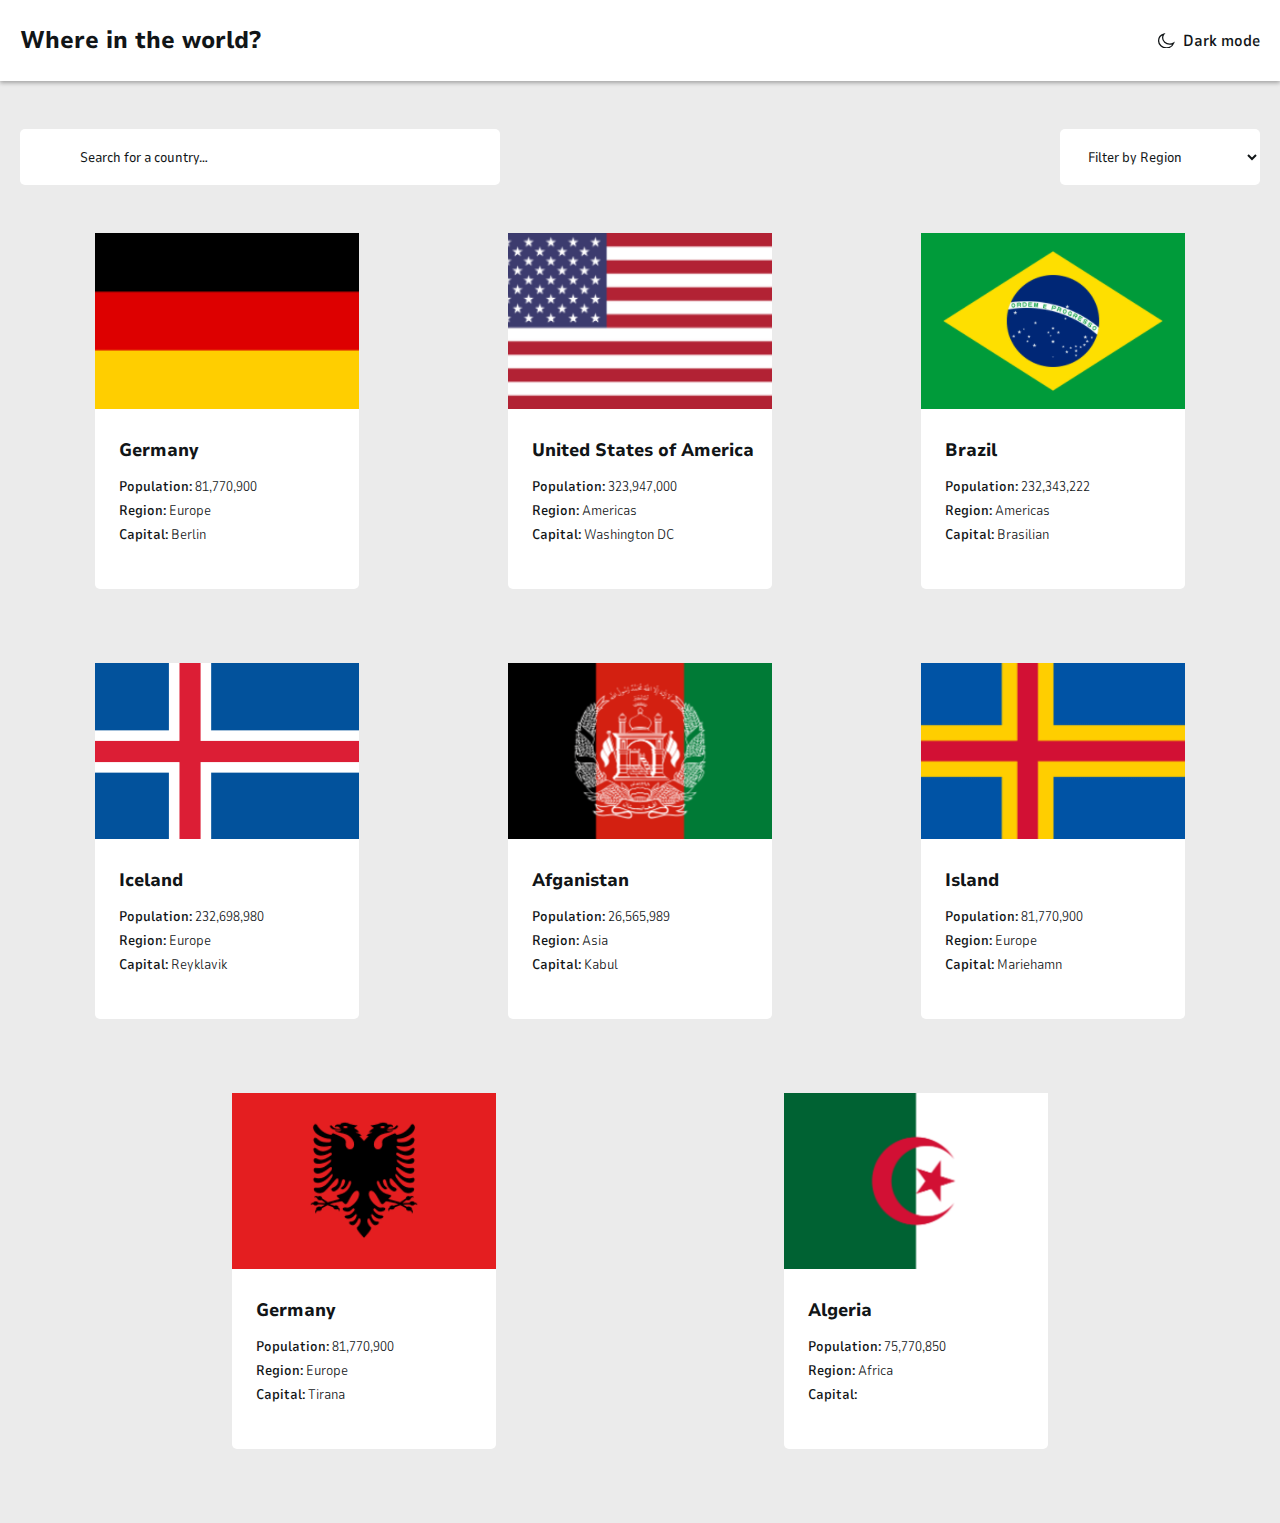
<file: index.html>
<!DOCTYPE html>
<html lang="en">
<head>
   <meta charset="UTF-8">
   <meta name="viewport" content="width=device-width, initial-scale=1.0">
   <title>Countries</title>
   <!-- STYLES -->
   <link rel="icon" href="./img/logo-dark.svg">
   <link rel="stylesheet" href="css/normalize.css">
   <link rel="stylesheet" href="css/style.css">
   <link rel="stylesheet" href="css/media.css">
</head>

<body>

   <!-- Header-Start -->
   <header class="header">
      <div class="container">
         <div class="header__content">
            <a href="index.html" class="header__content-logo">
               Where in the world?
            </a>
            <div class="header__content-mode">
               <button class="header__content-btn" type="button">
                  <span class="header__btn-span">
                     <svg width="16.843567" height="15.539566" viewBox="0 0 16.8436 15.5396" fill="none" xmlns="http://www.w3.org/2000/svg" xmlns:xlink="http://www.w3.org/1999/xlink">
                        <desc>
                              Created with Pixso.
                        </desc>
                        <defs/>
                        <path id="Path" d="M11.67 11.22C7.79 11.22 4.64 8.34 4.64 4.78C4.64 3.43 5.09 2.19 5.85 1.16C2.81 2.1 0.62 4.74 0.62 7.85C0.62 11.75 4.07 14.91 8.32 14.91C11.71 14.91 14.59 12.9 15.62 10.11C14.5 10.81 13.14 11.22 11.67 11.22Z" fill="#FFFFFF" fill-opacity="1.000000" fill-rule="evenodd"/>
                        <path id="Path" d="M4.64 4.78C4.64 3.43 5.09 2.19 5.85 1.16C2.81 2.1 0.62 4.74 0.62 7.85C0.62 11.75 4.07 14.91 8.32 14.91C11.71 14.91 14.59 12.9 15.62 10.11C14.5 10.81 13.14 11.22 11.67 11.22C7.79 11.22 4.64 8.34 4.64 4.78Z" stroke="currentColor" stroke-opacity="1.000000" stroke-width="1.250000"/>
                     </svg>
                     <span class="header__span-text">
                        Dark mode
                     </span>
                  </span>
               </button>
            </div>
         </div>
      </div>
   </header>

   <!-- Main-Start -->
   <main class="main container">
      <div class="main__content">
         <form action="" class="main__content-form">
            <img src="./img/search-icon.svg" alt="" class="main__form-search-icon">
            <input type="search" class="main__form-search" placeholder="Search for a country…" name="search">
            <select name="region" id="region" class="main__form-select">
               <option value="filter" selected disabled>Filter by Region</option>
               <option value="africa">Africa</option>
               <option value="america">America</option>
               <option value="asia">Asia</option>
               <option value="euorpe">Europe</option>
               <option value="oceania">Oceania</option>
            </select>

         </form>
         <div class="main__content-cards">
            <div class="main__content-card">
               <a href="about.html" class="main__card-link"><img src="./img/germany-flag.png" alt="flag of german" class="main__card-img" width="264" height="160" srcset="./img/germany-flag.png 1x, ./img/germany-flag@2x.png 2x"></a>
               <h2 class="main__card-title">Germany</h2>
               <p class="main__card-description"><span>Population:</span> 81,770,900</p>
               <p class="main__card-description"><span>Region:</span> Europe</p>
               <p class="main__card-description"><span>Capital:</span> Berlin</p>
            </div>
            <div class="main__content-card">
               <a href="about.html" class="main__card-link"><img src="./img/usa-flag.png" alt="flag of the usa" class="main__card-img" width="264" height="160" srcset="./img/usa-flag.png 1x, ./img/usa-flag@2x.png 2x"></a>
               <h2 class="main__card-title">United States of America</h2>
               <p class="main__card-description"><span>Population:</span> 323,947,000</p>
               <p class="main__card-description"><span>Region:</span> Americas</p>
               <p class="main__card-description"><span>Capital:</span> Washington DC</p>
            </div>
            <div class="main__content-card">
               <a href="about.html" class="main__card-link"><img src="./img/brazil-flag.png" alt="flag of brazil" class="main__card-img" width="264" height="160" srcset="./img/brazil-flag.png 1x, ./img/brazil-flag@2x.png 2x"></a>
               <h2 class="main__card-title">Brazil</h2>
               <p class="main__card-description"><span>Population:</span> 232,343,222</p>
               <p class="main__card-description"><span>Region:</span> Americas</p>
               <p class="main__card-description"><span>Capital:</span> Brasilian</p>
            </div>
            <div class="main__content-card">
               <a href="about.html" class="main__card-link"><img src="./img/iceland-flag.png" alt="flag of iceland" class="main__card-img" width="264" height="160" srcset="./img/iceland-flag.png 1x, ./img/iceland-flag@2x.png 2x"></a>
               <h2 class="main__card-title">Iceland</h2>
               <p class="main__card-description"><span>Population:</span> 232,698,980</p>
               <p class="main__card-description"><span>Region:</span> Europe</p>
               <p class="main__card-description"><span>Capital:</span> Reyklavik</p>
            </div>
            <div class="main__content-card">
               <a href="about.html" class="main__card-link"><img src="./img/avganistan-flag.png" alt="flag of avganistan" class="main__card-img" width="264" height="160" srcset="./img/avganistan-flag.png 1x, ./img/avganistan-flag@2x.png 2x"></a>
               <h2 class="main__card-title">Afganistan</h2>
               <p class="main__card-description"><span>Population:</span> 26,565,989</p>
               <p class="main__card-description"><span>Region:</span> Asia</p>
               <p class="main__card-description"><span>Capital:</span> Kabul</p>
            </div>
            <div class="main__content-card">
               <a href="" class="main__card-link"><img src="./img/island-flag.png" alt="flag of islands" class="main__card-img" width="264" height="160" srcset="./img/island-flag.png 1x, ./img/island-flag@2x.png 2x"></a>
               <h2 class="main__card-title">Island</h2>
               <p class="main__card-description"><span>Population:</span> 81,770,900</p>
               <p class="main__card-description"><span>Region:</span> Europe</p>
               <p class="main__card-description"><span>Capital:</span> Mariehamn</p>
            </div>
            <div class="main__content-card">
               <a href="about.html" class="main__card-link"><img src="./img/albania-flag.png" alt="flag of albania" class="main__card-img" width="264" height="160" srcset="./img/albania-flag.png 1x, ./img/albania-flag@2x.png 2x"></a>
               <h2 class="main__card-title">Germany</h2>
               <p class="main__card-description"><span>Population:</span> 81,770,900</p>
               <p class="main__card-description"><span>Region:</span> Europe</p>
               <p class="main__card-description"><span>Capital:</span> Tirana</p>
            </div>
            <div class="main__content-card">
               <a href="about.html" class="main__card-link"><img src="./img/algeria-flag.png" alt="flag of algeria" class="main__card-img" width="264" height="160" srcset="./img/algeria-flag.png 1x, ./img/algeria-flag@2x.png 2x"></a>
               <h2 class="main__card-title">Algeria</h2>
               <p class="main__card-description"><span>Population:</span> 75,770,850</p>
               <p class="main__card-description"><span>Region:</span> Africa</p>
               <p class="main__card-description"><span>Capital:</span> </p>
            </div>
         </div>
      </div>
   </main>



   <script src="js/main.js"></script>
</body>

</html>
</file>
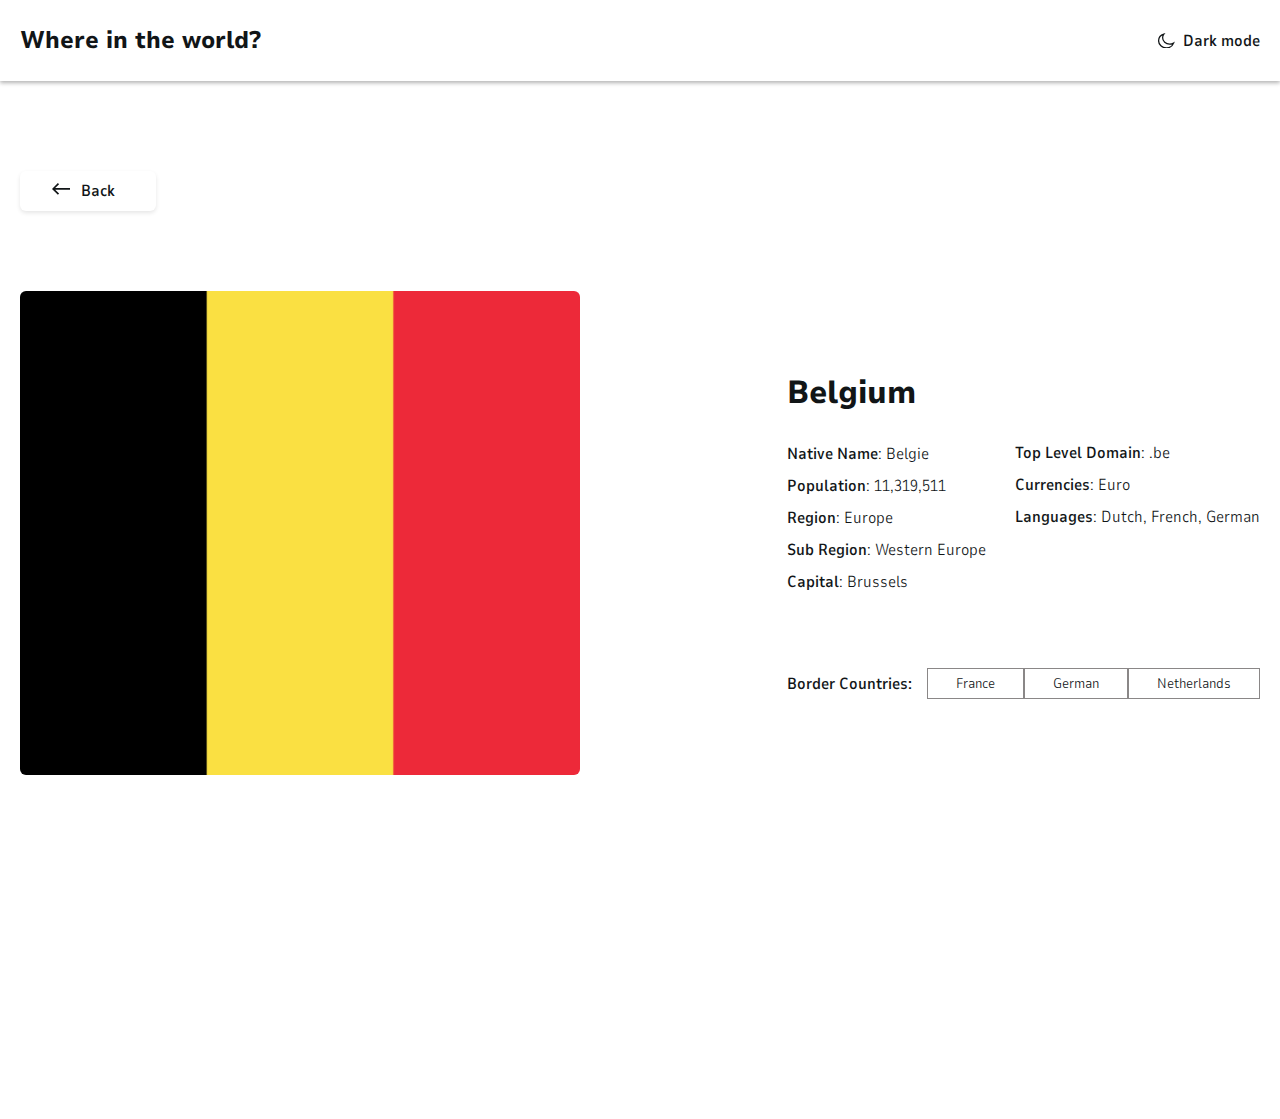
<file: about.html>
<!DOCTYPE html>
<html lang="en">
<head>
   <meta charset="UTF-8">
   <meta name="viewport" content="width=device-width, initial-scale=1.0">
   <title>About the country</title>
   <!-- STYLES -->
   <link rel="icon" href="./img/logo-dark.svg">
   <link rel="stylesheet" href="css/normalize.css">
   <link rel="stylesheet" href="css/style.css">
   <link rel="stylesheet" href="css/media.css">
</head>

<body class="body__about">

   <!-- Header-Start -->
   <header class="header">
      <div class="container">
         <div class="header__content">
            <a href="index.html" class="header__content-logo">
               Where in the world?
            </a>
            <div class="header__content-mode">
               <button class="header__content-btn" type="button">
                  <span class="header__btn-span">
                     <svg width="16.843567" height="15.539566" viewBox="0 0 16.8436 15.5396" fill="none" xmlns="http://www.w3.org/2000/svg" xmlns:xlink="http://www.w3.org/1999/xlink">
                        <desc>
                              Created with Pixso.
                        </desc>
                        <defs/>
                        <path id="Path" d="M11.67 11.22C7.79 11.22 4.64 8.34 4.64 4.78C4.64 3.43 5.09 2.19 5.85 1.16C2.81 2.1 0.62 4.74 0.62 7.85C0.62 11.75 4.07 14.91 8.32 14.91C11.71 14.91 14.59 12.9 15.62 10.11C14.5 10.81 13.14 11.22 11.67 11.22Z" fill="#FFFFFF" fill-opacity="1.000000" fill-rule="evenodd"/>
                        <path id="Path" d="M4.64 4.78C4.64 3.43 5.09 2.19 5.85 1.16C2.81 2.1 0.62 4.74 0.62 7.85C0.62 11.75 4.07 14.91 8.32 14.91C11.71 14.91 14.59 12.9 15.62 10.11C14.5 10.81 13.14 11.22 11.67 11.22C7.79 11.22 4.64 8.34 4.64 4.78Z" stroke="currentColor" stroke-opacity="1.000000" stroke-width="1.250000"/>
                     </svg>
                     <span class="header__span-text">
                        Dark mode
                     </span>
                  </span>
               </button>
               <!-- TODO could not change to light mode? Or should it remain in dark mode? -->
            </div>
         </div>
      </div>
   </header>

   <!-- Main-Start -->
   <main class="main container">
      <div class="main__content-back">
         <a href="index.html" class="main__content-icon">
            <svg width="18.031250" height="11.785114" viewBox="0 0 18.0312 11.7851" xmlns="http://www.w3.org/2000/svg" xmlns:xlink="http://www.w3.org/1999/xlink">
               <desc>
                     Created with Pixso.
               </desc>
               <defs/>
               <path d="M5.89 0L7.07 1.17L3.18 5.06L18.03 5.06L18.03 6.71L3.18 6.71L7.07 10.6L5.89 11.78L0 5.89L5.89 0Z" fill="currentColor" fill-opacity="1.000000" fill-rule="evenodd"/>
            </svg>
         </a>
         <a href="index.html" class="main__content-link">Back</a>
      </div>
      <!-- TODO Could not give a box-shadow property! -->
      <div class="main__content-about">
         <div class="main__content-left">
            <img src="./img/belgium-flag.png" alt="flag of belgium" class="main__content-img" srcset="./img/belgium-flag.png 1x, ./img/belgium-flag@2x.png 2x" width="560" height="483">
         </div>
         <div class="main__content-right">
            <div class="main__content-info">
               <div class="main__info-left">
                  <h3 class="main__left-title">Belgium</h3>
                  <p class="main__left-text"><span>Native Name</span>: Belgie</p>
                  <p class="main__left-text"><span>Population</span>: 11,319,511</p>
                  <p class="main__left-text"><span>Region</span>: Europe</p>
                  <p class="main__left-text"><span>Sub Region</span>: Western Europe</p>
                  <p class="main__left-text"><span>Capital</span>: Brussels</p>
               </div>
               <div class="main__info-right">
                  <p class="main__right-text"><span>Top Level Domain</span>: .be</p>
                  <p class="main__right-text"><span>Currencies</span>: Euro</p>
                  <p class="main__right-text"><span>Languages</span>: Dutch, French, German</p>
               </div>
            </div>
            <div class="main__content-borders">
               <h4 class="main__borders-title">Border Countries: </h4>
               <div class="main__content-border-countries">
                  <a href="#" class="main__borders-link">France</a>
                  <a href="#" class="main__borders-link">German</a>
                  <a href="#" class="main__borders-link">Netherlands</a>
               </div>
            </div>
         </div>
      </div>
   </main>


   <script src="js/main.js"></script>
</body>

</html>
</file>
<file: css/style.css>
@import 'fonts.css';

:root {
   --main-color: #111517;
   --secondary-color: #fff;
   --dark-bg: #202C36;
}

.dark__mode {
   background-color: var(--dark-bg);
   --main-color: #fff;
   --secondary-color: #2B3844;
}

* {
   margin: 0;
   padding: 0;
   box-sizing: border-box;
   text-decoration: none;
}

html {
   box-sizing: border-box;
   height: 100%;
   scroll-behavior: smooth;
}

*,
*::before,
*::after {
   box-sizing: inherit;
}

body {
   display: flex;
   flex-direction: column;
   height: 100%;
   font-family: "Nunito";
   font-size: 14px;
   line-height: 16px;
   background-color: #ebebeb;
   font-weight: normal;
   color: var(--main-color);
   transition: all 0.8s ease;
}

img {
   max-width: 100%;
   height: auto;
}

.container {
   max-width: 1320px;
   width: 100%;
   padding: 0 20px;
   margin: 0 auto;
}

.main__content {
   flex-grow: 1;
}


/* Header-Start */

.header {
   background-color: var(--secondary-color);
   padding: 24px 0;
   box-shadow: 0px 2px 4px rgba(0, 0, 0, 0.3)
}

.header__content {
   display: flex;
   justify-content: space-between;
   align-items: center;
}

.header__content-logo {
   font-size: 24px;
   line-height: 33px;
   font-weight: 800;
   color: var(--main-color);
   transition: all 0.4s ease
}

.header__content-logo:hover {
   opacity: 0.8;
}

.header__content-mode {
   display: flex;
   justify-content: space-between;
   align-items: center;
   column-gap: 8px;
}

.header__content-btn {
   display: block;
   color: var(--main-color);
   font-size: 16px;
   /* line-height: 22; TODO Error when I give line height property! */
   border: none;
   background-color: var(--secondary-color);
   font-weight: 600;
   color: var(--main-color);
   cursor: pointer;
}

.header__btn-span {
   display: flex;
   align-items: center;
   column-gap: 8px;
   color: var(--main-color);
}

.header__span-text {
   font-weight: 600;
   font-size: 16px;
   line-height: 22px;
}
/* Header-End */

/* Main-Start */

.main__content-form {
   margin-top: 48px;
   display: flex;
   justify-content: space-between;
   align-items: center;
   position: relative;
}

.main__form-search-icon {
   position: absolute;
   left: 32px;
}

.main__form-search {
   position: relative !important;
   padding: 19px 10px 19px 60px;
   max-width: 480px;
   width: 100%;
   height: 56px;
   border-radius: 5px;
   border: none;
   background-color: var(--secondary-color);
   color: var(--main-color);
}

::placeholder {
   color: var(--main-color);
   font-size: 14px;
   line-height: 20px;

}

.main__form-search:focus-visible {
   outline: none;
}

.main__form-search::before {
   /* TODO COULD NOT PUT ICON */
   content: '';
   background-image: url('../img/search-icon.svg')
}

.main__form-select {
   font-size: 14px;
   line-height: 20px;
   max-width: 200px;
   width: 100%;
   height: 56px;
   border: none;
   border-radius: 5px;
   padding: 18px 0 18px 24px;
   background-color: var(--secondary-color);
   color: var(--main-color);
   /* TODO could not adjust the icon. could not give a padding */
}

.main__form-select:focus-visible {
   outline: none;
}

.main__form-select option{
   font-size: 14px;
   line-height: 20px;
   color: var(--main-color);
   border-radius: 5px;
}


.main__content-cards {
   display: flex;
   align-items: center;
   flex-wrap: wrap;
   margin-top: 48px;
   column-gap: 74.6px;
}

.main__content-card {
   background-color: var(--secondary-color);
   max-width: 264px;
   width: 100%;
   margin-bottom: 74px;
   border-radius: 5px;
}

.main__card-img {
   width: 100%;
   height: 176px;
   object-fit: cover;
   /* TODO can i give fixed height to images? */
}

.main__content-card:nth-child(4), .main__content-card:nth-child(8) {
   margin-right: 0;
}

.main__card-title {
   font-size: 18px;
   line-height: 26px;
   font-weight: 800;
   margin: 24px 0 16px 24px;
   max-width: 240px;
   width: 100%;
}

.main__card-description {
   line-height: 16px;
   font-weight: 300;
   margin-bottom: 8px;
   margin-left: 24px;
   max-width: 150px;
   width: 100%;
}

.main__card-description:first-child {
   margin-top: 16px;
}

.main__card-description:last-child {
   margin-bottom: 46px;
}

.main__card-description span {
   line-height: 16px;
   font-weight: 600;
}


/* ABOUT PAGE START */
/* Main-Start */

.body__about {
   background-color: var(--secondary-color);
   display: flex;
   flex-direction: column;
   height: 100%;
   font-family: "Nunito";
   font-size: 14px;
   line-height: 16px;
   font-weight: normal;
   color: var(--main-color);
   transition: all 0.8s ease;
}

.main__content-back {
   max-width: 136px;
   width: 100%;
   display: flex;
   align-items: center;
   padding: 10px 39px 10px 32px;
   border-radius: 6px;
   margin-top: 90px;
   box-shadow: 0px 2px 4px rgba(0, 0, 0, 0.1);
}

.main__content-icon {
   color: var(--main-color);
}

.main__content-link {
   display: inline-block;
   font-weight: 600;
   font-size: 16px;
   line-height: 20px;
   max-width: 136px;
   width: 100%;
   color: var(--main-color);
   margin-left: 11px;
}


.main__content-about {
   display: flex;
   justify-content: space-between;
   align-items: center;
   margin-bottom: 340px;
   margin-top: 80px;
}

.main__content-img {
   border-radius: 6px;
}

.main__content-info {
   display: flex;
   justify-content: space-between;
   align-items: center;
}

.main__left-title {
   font-weight: 800;
   font-size: 32px;
   line-height: 44px;
   color: var(--main-color);
   margin-bottom: 23px;
}

.main__left-text {
   font-size: 16px;
   line-height: 32px;
   font-weight: 300;
}

.main__left-text span {
   font-size: 16px;
   font-weight: 600;
}

.main__right-text {
   font-size: 16px;
   line-height: 32px;
   font-weight: 300;
}

.main__right-text span {
   font-size: 16px;
   font-weight: 600;
}

.main__content-borders {
   display: flex;
   align-items: center;
   margin-top: 70px;
}

.main__borders-title {
   font-size: 16px;
   line-height: 24px;
   font-weight: 600;
   margin-right: 15px;
}

.main__borders-link {
   display: inline-block;
   color: var(--main-color);
   padding: 5px 28px;
   font-size: 14px;
   line-height: 19px;
   font-weight: 300;
   /* TODO box shadow is not working properly */
   box-shadow: rgba(0, 0, 0, 0.1);
   border: 1px solid #8a8787;
}

.main__content-border-countries {
   display: flex;
}
</file>
<file: css/media.css>
@media screen and (max-width: 1320px) {
   .main__content-cards {
      justify-content: space-evenly;
   }
}

@media screen and (max-width: 1200px) {
   .main__content-about {
      flex-direction: column;
      row-gap: 30px;
      align-items: center;
   }

}

@media screen and (max-width: 750px) {
   .main__content-form {
      flex-direction: column;
      row-gap: 15px;
   }

   .main__form-search-icon {
      display: none;
   }
}

@media screen and (max-width: 650px) {
   .main__content-cards {
      justify-content: center;
      width: 100%;
   }

   .main__content-card {
      max-width: none;
      text-align: center;
      margin-bottom: 40px;
   }

   .main__card-title {
      max-width: none;
      margin: 24px 0;
   }

   .main__card-description {
      max-width: none;
      margin: 0 0 10px 0;
   }
}

@media screen and (max-width: 500px) {
   .main__content-info {
      flex-direction: column;
      row-gap: 10px;
      width: 100%;
   }

   .main__content-right {
      text-align: center;
   }

   .main__info-left, .main__info-right {
      width: 100%;
   }

   .main__content-borders {
      flex-direction: column;
      row-gap: 15px;
   }
}

@media screen and (max-width: 450px) {
   .header__content {
      flex-direction: column;
      row-gap: 20px;
      align-items: center;
   }

   .container {
      padding: 0 10px;
   }
}
</file>
